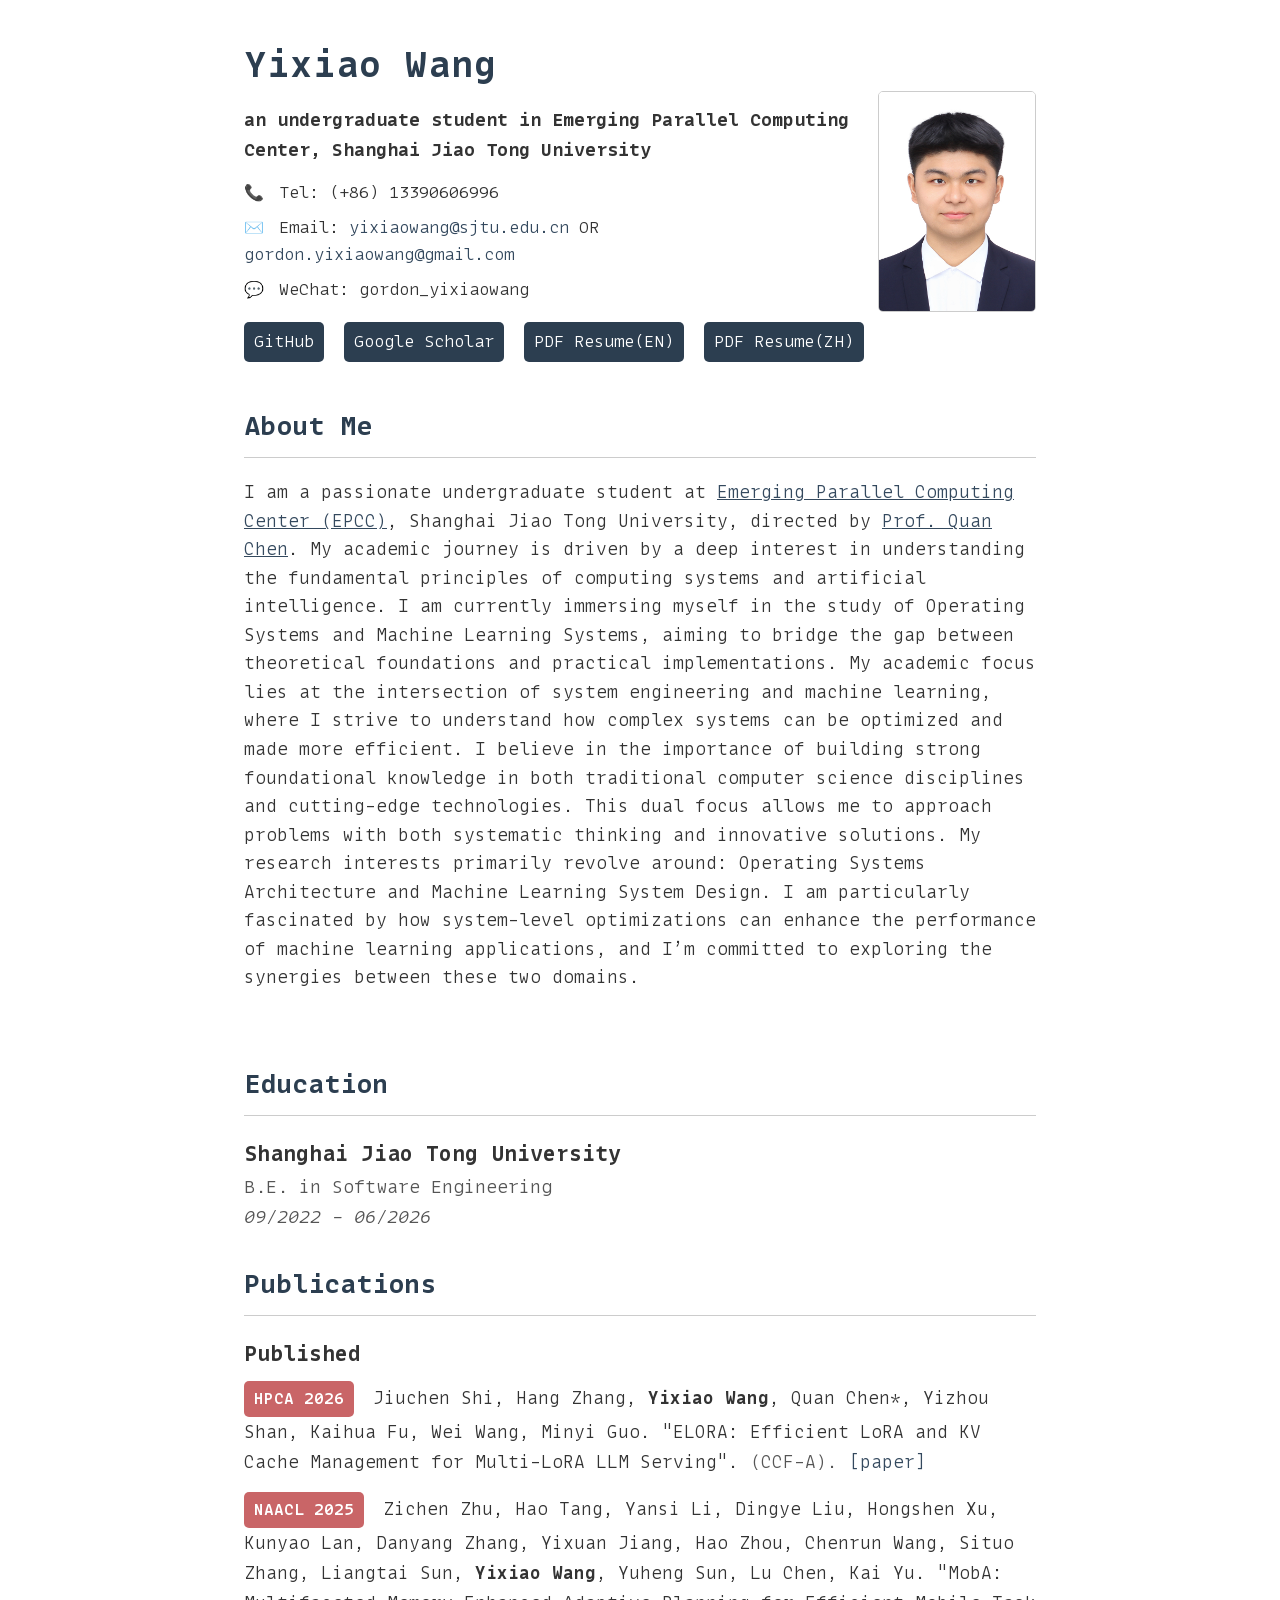
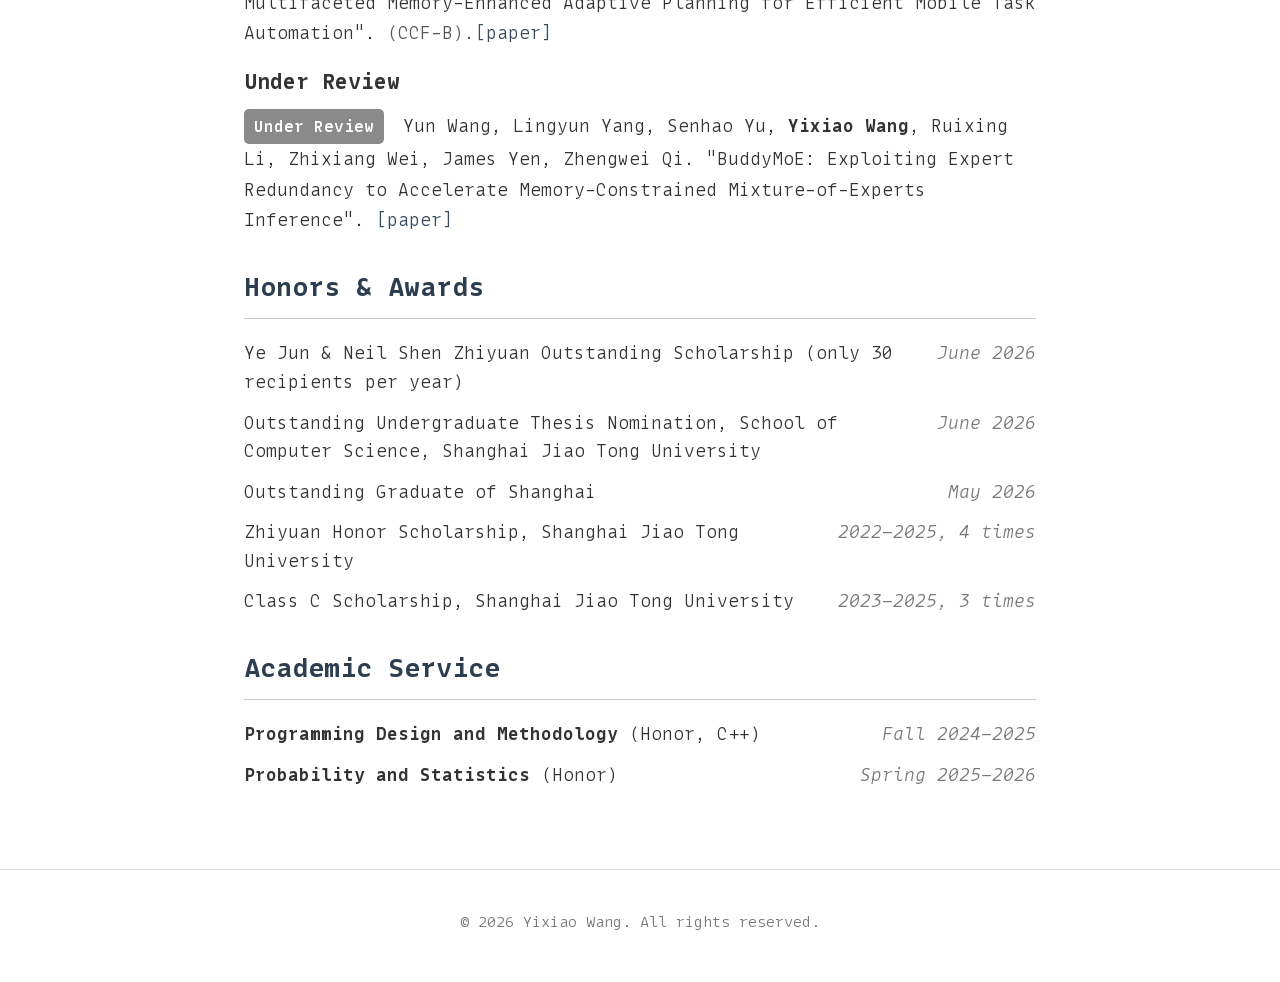
<file: index.html>
<!DOCTYPE html>
<html lang="en">

<head>
    <meta charset="UTF-8">
    <meta name="viewport" content="width=device-width, initial-scale=1.0">
    <title>Yixiao Wang</title>
    <link rel="stylesheet" href="style.css">
    <link rel="preconnect" href="https://fonts.googleapis.com">
    <link href="https://fonts.googleapis.com/css2?family=Roboto:wght@300;400&family=Merriweather:wght@700&display=swap"
        rel="stylesheet">
    <link rel="apple-touch-icon" sizes="180x180" href="images/favicon/apple-touch-icon.png">
    <link rel="icon" type="image/png" sizes="32x32" href="images/favicon/favicon-32x32.png">
    <link rel="icon" type="image/png" sizes="16x16" href="images/favicon/favicon-16x16.png">
    <link rel="manifest" href="images/favicon/site.webmanifest">
</head>

<body>
    <header>
        <div class="container header-container">
            <div class="profile-info">
                <h1>Yixiao Wang</h1>
                <p class="subtitle"><b>an undergraduate student in Emerging Parallel Computing Center, Shanghai Jiao
                        Tong University</b></p>
                <p><span class="icon">📞</span> Tel: (+86) 13390606996</p>
                <p><span class="icon">✉️</span> Email:
                    <a href="mailto:yixiaowang@sjtu.edu.cn">yixiaowang@sjtu.edu.cn</a>
                    OR
                    <a href="mailto:gordon.yixiaowang@sjtu.edu.cn">gordon.yixiaowang@gmail.com</a>
                </p>
                <p><span class="icon">💬</span> WeChat: gordon_yixiaowang</p>
                <div class="links">
                    <a href="https://github.com/GiggleWang" target="_blank" class="button">GitHub</a>
                    <a href="https://scholar.google.com/citations?user=xWURkjYAAAAJ&hl=zh-CN&authuser=1" target="_blank" class="button">Google Scholar</a>
                    <a href="file/YixiaoWang_CV_EN_2026_6_5.pdf" target="_blank" class="button">PDF Resume(EN)</a>
		    <a href="file/YixiaoWang_CV_ZH_2026_6_5.pdf" target="_blank" class="button">PDF Resume(ZH)</a>
                </div>
            </div>
            <div class="carousel-container">
                <img src="img/yixiao.jpg" class="carousel-image active" alt="yixiao Wang Photo">
            </div>
        </div>
    </header>

    <section class="intro">
        <div class="container">
            <h2>About Me</h2>
            <p>
                I am a passionate undergraduate student at <a href="http://epcc.sjtu.edu.cn" target="_blank">Emerging Parallel Computing Center (EPCC)</a>, Shanghai Jiao Tong
                University, directed by <a href="https://www.cs.sjtu.edu.cn/~chen-quan/index_EN.html" target="_blank">Prof. Quan Chen</a>. My academic journey is driven by a deep interest in
                understanding the fundamental principles of computing systems and artificial intelligence. I am
                currently immersing myself in the study of Operating Systems and Machine Learning Systems, aiming to
                bridge the gap between theoretical foundations and practical implementations. My academic focus lies at
                the intersection of system engineering and machine learning, where I strive to understand how complex
                systems can be optimized and made more efficient. I believe in the importance of building strong
                foundational knowledge in both traditional computer science disciplines and cutting-edge technologies.
                This dual focus allows me to approach problems with both systematic thinking and innovative solutions.
                My research interests primarily revolve around: Operating Systems Architecture and Machine Learning
                System Design. I am particularly fascinated by how system-level optimizations can enhance the
                performance of machine learning applications, and I’m committed to exploring the synergies between these
                two domains.
            </p>
        </div>
    </section>

    <main>
        <div class="container">
            <section>
                <h2>Education</h2>
                <div class="education-item">
                    <div class="education-header">
                        <div class="details">
                            <h3>Shanghai Jiao Tong University</h3>
                            <p>B.E. in Software Engineering </p>
                            <p class="date">09/2022 - 06/2026</p>
                        </div>
                    </div>
                </div>
            </section>

            <section>
                <h2>Publications</h2>
                <h3 class="subsection-title">Published</h3>
                <ul class="publications-list">
                    <li><span class="conference-tag hpca">HPCA 2026</span> <span class="authors">Jiuchen Shi, Hang Zhang, <strong>Yixiao Wang</strong>, Quan Chen*, Yizhou Shan, Kaihua Fu, Wei Wang, Minyi Guo.</span> <span class="paper-title">"ELORA: Efficient LoRA and KV Cache Management for Multi-LoRA LLM Serving".</span> <span class="ccf-rank">(CCF-A).</span> <a href="https://ieeexplore.ieee.org/stamp/stamp.jsp?arnumber=11408492" class="paper-link" target="_blank" rel="noopener noreferrer">[paper]</a></li>
                    <li><span class="conference-tag naacl">NAACL 2025</span> <span class="authors">Zichen Zhu, Hao Tang, Yansi Li, Dingye Liu, Hongshen Xu, Kunyao Lan, Danyang Zhang, Yixuan Jiang, Hao Zhou, Chenrun Wang, Situo Zhang, Liangtai Sun, <strong>Yixiao Wang</strong>, Yuheng Sun, Lu Chen, Kai Yu.</span> <span class="paper-title">"MobA: Multifaceted Memory-Enhanced Adaptive Planning for Efficient Mobile Task Automation".</span>  <span class="ccf-rank">(CCF-B).</span><a href="https://aclanthology.org/2025.naacl-demo.43.pdf" class="paper-link" target="_blank" rel="noopener noreferrer">[paper]</a></li>
                </ul>
                <h3 class="subsection-title">Under Review</h3>
                <ul class="publications-list">
                    <li><span class="conference-tag under-review">Under Review</span> <span class="authors">Yun Wang, Lingyun Yang, Senhao Yu, <strong>Yixiao Wang</strong>, Ruixing Li, Zhixiang Wei, James Yen, Zhengwei Qi.</span> <span class="paper-title">"BuddyMoE: Exploiting Expert Redundancy to Accelerate Memory-Constrained Mixture-of-Experts Inference".</span> <a href="https://arxiv.org/pdf/2511.10054" class="paper-link" target="_blank" rel="noopener noreferrer">[paper]</a></li>
                </ul>
            </section>

            <section>
                <h2>Honors &amp; Awards</h2>
                <ul class="awards-list">
                    <li><span class="award-name">Ye Jun &amp; Neil Shen Zhiyuan Outstanding Scholarship (only 30 recipients per year)</span> <span class="date">June 2026</span></li>
                    <li><span class="award-name">Outstanding Undergraduate Thesis Nomination, School of Computer Science, Shanghai Jiao Tong University</span> <span class="date">June 2026</span></li>
                    <li><span class="award-name">Outstanding Graduate of Shanghai</span> <span class="date">May 2026</span></li>
                    <li><span class="award-name">Zhiyuan Honor Scholarship, Shanghai Jiao Tong University</span> <span class="date">2022–2025, 4 times</span></li>
                    <li><span class="award-name">Class C Scholarship, Shanghai Jiao Tong University</span> <span class="date">2023–2025, 3 times</span></li>
                </ul>
            </section>

            <section>
                <h2>Academic Service</h2>
                <ul class="awards-list">
                    <li><span class="award-name"><strong>Programming Design and Methodology</strong> (Honor, C++)</span> <span class="date">Fall 2024–2025</span></li>
                    <li><span class="award-name"><strong>Probability and Statistics</strong> (Honor)</span> <span class="date">Spring 2025–2026</span></li>
                </ul>
            </section>

            <section class="visitors">
                <div class="visitors-map">
                    <script type="text/javascript" id="mapmyvisitors" src="//mapmyvisitors.com/map.js?d=wZtdDuhRvTFcUBNGn3wEhvkHUASjvyJr4XBBfbRyl8s&cl=ffffff&w=a"></script>
                </div>
            </section>
        </div>
    </main>

    <footer>
        <div class="container">
            <p>&copy; 2026 Yixiao Wang. All rights reserved.</p>
        </div>
    </footer>

</body>

</html>
</file>
<file: style.css>
@font-face {
    font-family: 'MonoLisa';
    src: url('font/MonoLisaweiiiiiuNormal.ttf') format('truetype');
    font-weight: 100 900;
    font-style: normal;
}

@font-face {
    font-family: 'MonoLisa';
    src: url('font/MonoLisaweiiiiiuItalic.ttf') format('truetype');
    font-weight: 100 900;
    font-style: italic;
}

* {
    margin: 0;
    padding: 0;
    box-sizing: border-box;
}

:root {
    --primary-color: #2c3e50;
    --secondary-color: #546e7a;
    --text-color: #333;
    --background-color: #fff;
    --header-background: #fff;
    --footer-background: #fff;
    --link-color: #34495e;
    --link-hover-color: #1a252f;
}

body {
    font-family: 'MonoLisa', 'Roboto', sans-serif;
    font-weight: 300;
    line-height: 1.7;
    background-color: var(--background-color);
    color: var(--text-color);
    font-size: 16px;
}

header {
    background-color: var(--header-background);
    padding: 15px 0;
    margin-bottom: 0px;
}

.intro .container {
    padding-top: 0px;
}

.container {
    width: 65%;
    max-width: 1100px;
    margin: 0 auto;
    padding: 20px;
}

.header-container {
    display: flex;
    justify-content: space-between;
    align-items: center;
}

section {
    margin-bottom: 30px;
}

.profile-info {
    flex: 1;
}

.profile-info h1 {
    font-size: 2.2rem;
    font-weight: 700;
    margin-bottom: 10px;
    font-family: 'MonoLisa', 'Merriweather', serif;
    color: var(--primary-color);
}

.profile-info .chinese-name {
    font-weight: 400;
    font-size: 1.6rem;
    color: var(--secondary-color);
}

.profile-info .subtitle {
    font-size: 1.1rem;
    margin-bottom: 14px;
    color: var(--text-color);
}

.profile-info p {
    font-size: 1rem;
    margin-bottom: 8px;
}

.profile-info .icon {
    margin-right: 5px;
}

.profile-info a:not(.button) {
    color: var(--link-color);
    text-decoration: none;
    transition: color 0.3s;
}

.profile-info a:not(.button):hover {
    color: var(--link-hover-color);
}

.links {
    margin-top: 12px;
}

.links a {
    margin-right: 10px;
    margin-bottom: 7px;
}

.button {
    display: inline-block;
    padding: 6px 10px;
    background-color: var(--primary-color);
    color: #fff;
    border-radius: 5px;
    text-decoration: none;
    margin-top: 7px;
    font-size: 1rem;
    transition: background-color 0.3s, color 0.3s;
}

.button:hover {
    background-color: var(--link-hover-color);
    color: #fff;
}

.carousel-container {
    width: 20%;
    position: relative;
    margin: 0 auto;
    overflow: hidden;
    border: 1px solid #ccc;
    border-radius: 5px;
}

.carousel-image {
    display: none;
    width: 100%;
    height: auto;
    object-fit: cover;
}

.carousel-image.active {
    display: block;
}

.prev,
.next {
    cursor: pointer;
    position: absolute;
    top: 50%;
    transform: translateY(-50%);
    padding: 6px;
    font-size: 16px;
    font-weight: bold;
    color: var(--text-color);
    border: none;
    user-select: none;
    border-radius: 50%;
    transition: background 0.3s;
}

.prev {
    left: 8px;
}

.next {
    right: 8px;
}

.prev:hover,
.next:hover {
    background-color: var(--link-hover-color);
    color: #fff;
}

.intro {
    color: var(--text-color);
    margin-bottom: 20px;
    margin-top: 0px;
    padding-top: 0px;
}

.intro h2 {
    font-size: 1.6rem;
    margin-top: 0px;
    margin-bottom: 20px;
    border-bottom: 1px solid #ccc;
    padding-bottom: 10px;
    color: var(--primary-color);
}

.intro p {
    font-size: 1.05rem;
}

.intro a {
    color: var(--link-color);
}

.intro a:hover {
    color: var(--link-hover-color);
}

main h2 {
    font-size: 1.6rem;
    margin-top: 20px;
    margin-bottom: 20px;
    border-bottom: 1px solid #ccc;
    padding-bottom: 10px;
    color: var(--primary-color);
}

main h2:first-of-type {
    margin-top: 10px;
}

.details h3 {
    font-size: 1.3rem;
    font-weight: 700;
    color: var(--text-color);
}

.details p {
    font-size: 1.1rem;
    color: #555;
}

.date {
    font-size: 0.9rem;
    font-style: italic;
    color: #777;
    display: block;
}

.education-item .education-header {
    display: flex;
    justify-content: space-between;
    align-items: flex-start;
    gap: 20px;
}

.courses {
    margin-top: 10px;
}

.courses p {
    font-size: 1.05rem;
    line-height: 1.6;
}

.experience-item,
.project-item,
.activity-item {
    display: flex;
    justify-content: space-between;
    align-items: flex-start;
    margin-bottom: 35px;
    gap: 20px;
    padding: 20px;
    border-left: 4px solid var(--primary-color);
    border-radius: 5px;
}

.experience-item .date,
.project-item .date,
.activity-item .date {
    font-size: 0.9rem;
    margin-top: 5px;
}

.details {
    flex: 1;
}

.content {
    flex: 1;
    display: flex;
    flex-direction: column;
    justify-content: flex-start;
}

.awards-list,
.skills-list {
    list-style-type: none;
    margin: 0;
    padding: 0;
}

.awards-list li {
    display: flex;
    justify-content: space-between;
    align-items: baseline;
    gap: 20px;
    margin-bottom: 12px;
    font-size: 1.05rem;
}

.awards-list .award-name {
    flex: 1;
}

.skills-list li {
    position: relative;
    padding-right: 120px;
    margin-bottom: 12px;
    font-size: 1.05rem;
}

.awards-list .date {
    font-size: 1.05rem;
    color: #777;
    white-space: nowrap;
    text-align: right;
}

ul {
    list-style-type: disc;
    margin-top: 10px;
    padding-left: 20px;
}

ul li {
    margin-bottom: 10px;
    font-size: 1.05rem;
    color: var(--text-color);
}

.subsection-title {
    font-size: 1.3rem;
    font-weight: 700;
    color: var(--text-color);
    margin-top: 10px;
    margin-bottom: 10px;
}

.publications-list {
    list-style-type: none;
    margin: 0;
    padding: 0;
}

.publications-list li {
    margin-bottom: 15px;
    font-size: 1.05rem;
    line-height: 1.8;
}

.conference-tag {
    display: inline-block;
    padding: 4px 10px;
    border-radius: 5px;
    color: white;
    font-weight: 600;
    font-size: 0.95rem;
    margin-right: 8px;
}

.conference-tag.hpca {
    background-color: #c96567;
}

.conference-tag.naacl {
    background-color: #c96567;
}

.conference-tag.under-review {
    background-color: #8a8a8a;
}

.conference-tag.atc {
    background-color: #c96567;
}

.conference-tag.mlsys {
    background-color: #c96567;
}

.conference-tag.taco {
    background-color: #c96567;
}

.conference-tag.eurosys {
    background-color: #c96567;
}

.conference-tag.socc {
    background-color: #c96567;
}

.conference-tag.ics {
    background-color: #c96567;
}

.conference-tag.icpp {
    background-color: #c96567;
}

.conference-tag.icassp {
    background-color: #c96567;
}

.conference-tag.spawc {
    background-color: #c96567;
}

.conference-tag.globecom {
    background-color: #c96567;
}

.publications-list .authors {
    color: var(--text-color);
}

.publications-list .authors strong {
    font-weight: 700;
}

.publications-list .paper-title {
    color: var(--text-color);
    font-style: normal;
}

.publications-list .ccf-rank {
    color: #555;
    font-style: normal;
}

.publications-list .paper-link {
    color: var(--link-color);
    text-decoration: none;
    transition: color 0.3s;
}

.publications-list .paper-link:hover {
    color: var(--link-hover-color);
}

.visitors-map {
    max-width: 50%;
    margin: 10px auto 0;
    text-align: center;
}

.visitors-map img,
.visitors-map canvas {
    max-width: 100%;
    height: auto;
}

footer {
    background-color: var(--footer-background);
    text-align: center;
    padding: 20px 0;
    border-top: 1px solid #ddd;
    margin-top: 30px;
    font-size: 0.9rem;
    color: #777;
}

footer a {
    color: var(--link-color);
    text-decoration: none;
}

footer a:hover {
    color: var(--link-hover-color);
}

footer p {
    margin-bottom: 7px;
}

@media (max-width: 1080px) {
    .container {
        background-color: #fff;
        width: 90%;
        padding: 10px;
    }

    header {
        padding: 10px 0;
        margin-bottom: 25px;
    }

    .profile-info p {
        font-size: 1rem;
    }

    .profile-info h1 {
        font-size: 1.8rem;
        text-align: center;
    }

    .header-container {
        flex-direction: column;
        align-items: center;
        text-align: center;
    }

    .carousel-container {
        width: 30%;
        height: auto;
        margin-top: 15px;
        position: relative;
    }

    .carousel-image {
        height: auto;
    }

    .prev,
    .next {
        top: 50%;
        transform: translateY(-50%);
    }

    main h2 {
        font-size: 1.4rem;
    }

    .details h3 {
        font-size: 1.15rem;
    }

    .details p {
        font-size: 1.05rem;
    }

    .education-item,
    .experience-item,
    .project-item,
    .activity-item {
        flex-direction: column;
        gap: 10px;
    }

    body {
        font-size: 14px;
        line-height: 1.6;
    }
}
</file>
